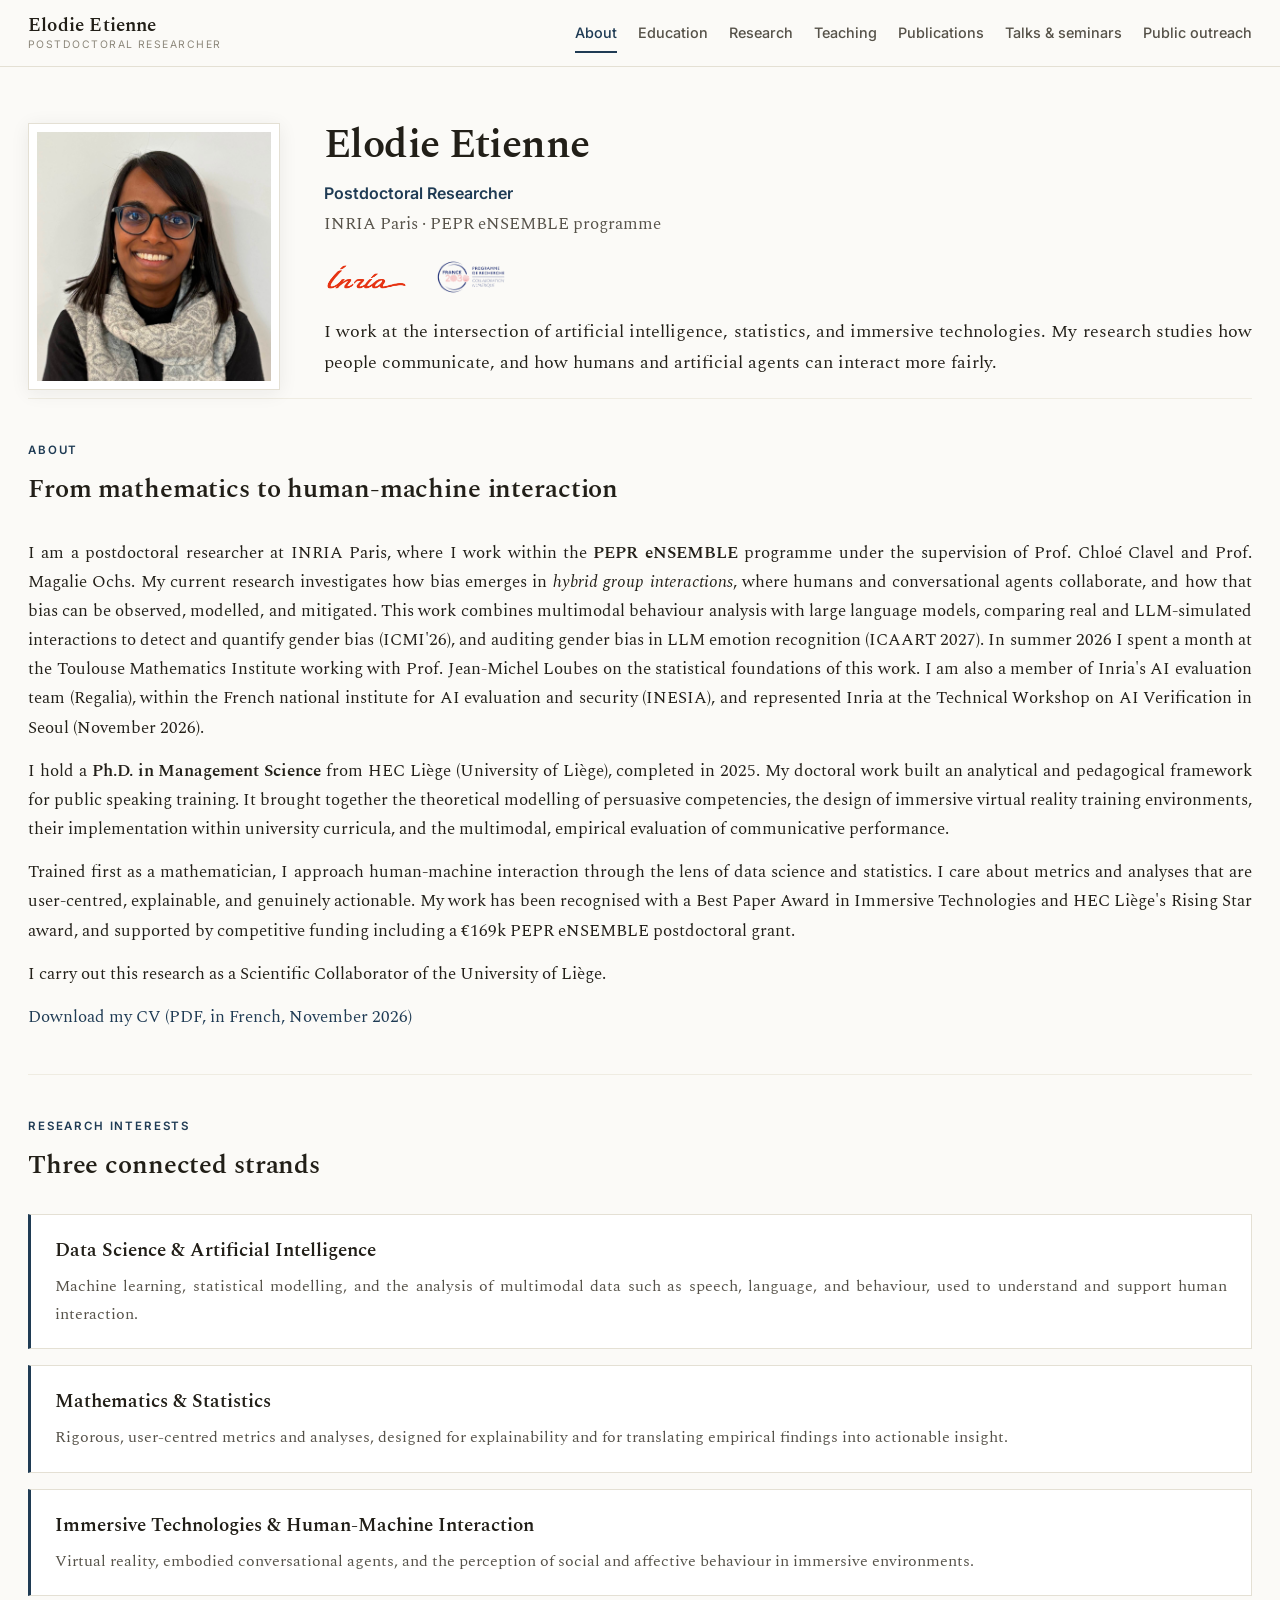
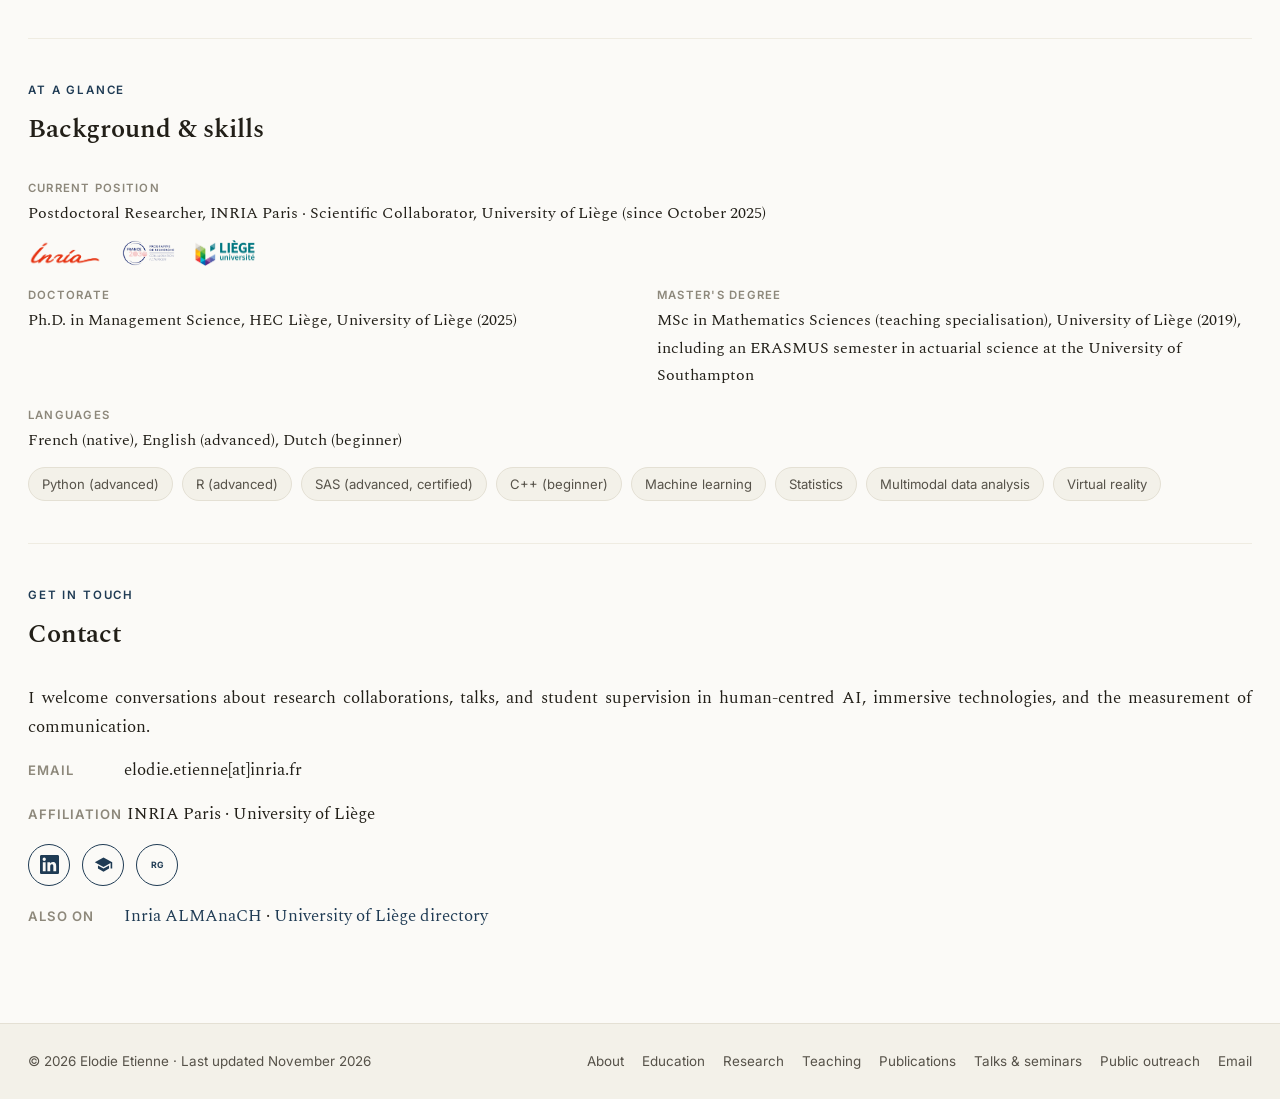
<file: index.html>
<!DOCTYPE html>
<html lang="en">
<head>
<meta charset="UTF-8">
<meta name="viewport" content="width=device-width, initial-scale=1.0">
<title>Elodie Etienne | Postdoctoral Researcher</title>
<meta name="description" content="Elodie Etienne is a postdoctoral researcher at INRIA Paris and Scientific Collaborator at the University of Liège, working at the intersection of artificial intelligence, statistics, and immersive technologies.">
<link rel="icon" href="data:image/svg+xml,%3Csvg xmlns='http://www.w3.org/2000/svg' viewBox='0 0 100 100'%3E%3Crect width='100' height='100' fill='%231f3b54'/%3E%3Ctext x='50' y='69' font-size='50' font-family='Georgia,serif' fill='white' text-anchor='middle'%3EEE%3C/text%3E%3C/svg%3E">
<link rel="preconnect" href="https://fonts.googleapis.com">
<link rel="preconnect" href="https://fonts.gstatic.com" crossorigin>
<link href="https://fonts.googleapis.com/css2?family=Spectral:ital,wght@0,300;0,400;0,500;0,600;1,400;1,500&family=Inter:wght@400;500;600&display=swap" rel="stylesheet">
<link rel="stylesheet" href="style.css">
</head>
<body>

<header class="site-header">
  <div class="nav-inner">
    <a class="brand" href="index.html">
      <span class="brand-name">Elodie Etienne</span>
      <span class="brand-sub">Postdoctoral Researcher</span>
    </a>
    <nav class="main-nav">
      <a href="index.html" class="active">About</a>
      <a href="education.html">Education</a>
      <a href="research.html">Research</a>
      <a href="teaching.html">Teaching</a>
      <a href="publications.html">Publications</a>
      <a href="talks.html">Talks &amp; seminars</a>
      <a href="outreach.html">Public outreach</a>
    </nav>
  </div>
</header>

<main>

  <section class="hero">
    <div class="hero-photo">
      <img src="profile.jpg" alt="Portrait of Elodie Etienne">
    </div>
    <div>
      <h1>Elodie Etienne</h1>
      <div class="role">Postdoctoral Researcher</div>
      <div class="affil">INRIA Paris &middot; PEPR eNSEMBLE programme</div>
      <div class="hero-logos">
        <img class="hero-logo" src="inr_logo_rouge.png" alt="INRIA logo">
        <img class="hero-logo" style="height:44px" src="PEPR_eNSEMBLE.png" alt="PEPR eNSEMBLE (France 2030, Collaboration numérique) logo">
      </div>
      <p class="lede">I work at the intersection of artificial intelligence, statistics, and
        immersive technologies. My research studies how people communicate, and how humans
        and artificial agents can interact more fairly.</p>
    </div>
  </section>

  <section class="section lead-text">
    <div class="section-head">
      <div class="eyebrow">About</div>
      <h2>From mathematics to human-machine interaction</h2>
    </div>
    <p>I am a postdoctoral researcher at INRIA Paris, where I work within the
      <strong>PEPR eNSEMBLE</strong> programme under the supervision of Prof. Chloé Clavel
      and Prof. Magalie Ochs. My current research investigates how bias emerges in
      <em>hybrid group interactions</em>, where humans and conversational agents
      collaborate, and how that bias can be observed, modelled, and mitigated. This work
      combines multimodal behaviour analysis with large language models, comparing real and
      LLM-simulated interactions to detect and quantify gender bias (ICMI'26), and auditing
      gender bias in LLM emotion recognition (ICAART 2027). In summer 2026
      I spent a month at the Toulouse Mathematics Institute working with Prof. Jean-Michel
      Loubes on the statistical foundations of this work. I am also a member of Inria's AI
      evaluation team (Regalia), within the French national institute for AI evaluation and
      security (INESIA), and represented Inria at the Technical Workshop on AI Verification
      in Seoul (November 2026).</p>
    <p>I hold a <strong>Ph.D. in Management Science</strong> from HEC Liège (University of
      Liège), completed in 2025. My doctoral work built an analytical and pedagogical
      framework for public speaking training. It brought together the theoretical modelling
      of persuasive competencies, the design of immersive virtual reality training
      environments, their implementation within university curricula, and the multimodal,
      empirical evaluation of communicative performance.</p>
    <p>Trained first as a mathematician, I approach human-machine interaction through the
      lens of data science and statistics. I care about metrics and analyses that are
      user-centred, explainable, and genuinely actionable. My work has been recognised with
      a Best Paper Award in Immersive Technologies and HEC Liège's Rising Star award, and
      supported by competitive funding including a &euro;169k PEPR eNSEMBLE postdoctoral
      grant.</p>
    <p>I carry out this research as a Scientific Collaborator of the University of Liège.</p>
    <p><a class="doi" href="ETIENNE_Elodie_CV_20261124.pdf" target="_blank" rel="noopener">Download my CV (PDF, in French, November 2026)</a></p>
  </section>

  <section class="section">
    <div class="section-head">
      <div class="eyebrow">Research interests</div>
      <h2>Three connected strands</h2>
    </div>
    <div class="areas">
      <div class="area">
        <h3>Data Science &amp; Artificial Intelligence</h3>
        <p>Machine learning, statistical modelling, and the analysis of multimodal data
          such as speech, language, and behaviour, used to understand and support human
          interaction.</p>
      </div>
      <div class="area">
        <h3>Mathematics &amp; Statistics</h3>
        <p>Rigorous, user-centred metrics and analyses, designed for explainability and for
          translating empirical findings into actionable insight.</p>
      </div>
      <div class="area">
        <h3>Immersive Technologies &amp; Human-Machine Interaction</h3>
        <p>Virtual reality, embodied conversational agents, and the perception of social and
          affective behaviour in immersive environments.</p>
      </div>
    </div>
  </section>

  <section class="section">
    <div class="section-head">
      <div class="eyebrow">At a glance</div>
      <h2>Background &amp; skills</h2>
    </div>
    <div class="facts">
      <div class="fact">
        <div class="k">Current position</div>
        <div class="v">Postdoctoral Researcher, INRIA Paris &middot; Scientific Collaborator, University of Liège (since October 2025)</div>
        <div style="display:flex; gap:16px; align-items:center; margin-top:8px;">
          <img src="inr_logo_rouge.png" alt="INRIA logo" style="height:26px; width:auto">
          <img src="PEPR_eNSEMBLE.png" alt="PEPR eNSEMBLE logo" style="height:34px; width:auto">
          <img src="Uliege.png" alt="University of Liège logo" style="height:26px; width:auto">
        </div>
      </div>
      <div class="fact">
        <div class="k">Doctorate</div>
        <div class="v">Ph.D. in Management Science, HEC Liège, University of Liège (2025)</div>
      </div>
      <div class="fact">
        <div class="k">Master's degree</div>
        <div class="v">MSc in Mathematics Sciences (teaching specialisation), University of Liège (2019), including an ERASMUS semester in actuarial science at the University of Southampton</div>
      </div>
      <div class="fact">
        <div class="k">Languages</div>
        <div class="v">French (native), English (advanced), Dutch (beginner)</div>
      </div>
    </div>
    <div class="chips">
      <span class="chip">Python (advanced)</span>
      <span class="chip">R (advanced)</span>
      <span class="chip">SAS (advanced, certified)</span>
      <span class="chip">C++ (beginner)</span>
      <span class="chip">Machine learning</span>
      <span class="chip">Statistics</span>
      <span class="chip">Multimodal data analysis</span>
      <span class="chip">Virtual reality</span>
    </div>
  </section>

  <section class="section" id="contact">
    <div class="section-head">
      <div class="eyebrow">Get in touch</div>
      <h2>Contact</h2>
    </div>
    <p>I welcome conversations about research collaborations, talks, and student
      supervision in human-centred AI, immersive technologies, and the measurement of
      communication.</p>
    <p class="contact-line"><span class="k">Email</span>
      elodie.etienne[at]inria.fr</p>
    <p class="contact-line"><span class="k">Affiliation</span> INRIA Paris &middot; University of Liège</p>
    <div class="social-row">
      <a class="social-btn" href="https://www.linkedin.com/in/elodie-etienne/" target="_blank" rel="noopener" aria-label="LinkedIn">
        <svg viewBox="0 0 24 24" fill="currentColor" aria-hidden="true"><path d="M20.45 20.45h-3.56v-5.57c0-1.33-.03-3.04-1.85-3.04-1.86 0-2.14 1.45-2.14 2.94v5.67H9.35V9h3.41v1.56h.05c.48-.9 1.63-1.85 3.36-1.85 3.6 0 4.27 2.37 4.27 5.45v6.29zM5.34 7.43a2.06 2.06 0 0 1-2.07-2.07 2.07 2.07 0 1 1 2.07 2.07zm1.78 13.02H3.56V9h3.56v11.45zM22.22 0H1.77C.79 0 0 .77 0 1.73v20.54C0 23.22.79 24 1.77 24h20.45c.98 0 1.78-.78 1.78-1.73V1.73C24 .77 23.2 0 22.22 0z"/></svg>
      </a>
      <a class="social-btn" href="https://scholar.google.com/citations?user=jczQ4csAAAAJ&amp;hl=en" target="_blank" rel="noopener" aria-label="Google Scholar">
        <svg viewBox="0 0 24 24" fill="currentColor" aria-hidden="true"><path d="M12 3 1 9l11 6 9-4.91V17h2V9L12 3zM5 13.18v4L12 21l7-3.82v-4L12 17l-7-3.82z"/></svg>
      </a>
      <a class="social-btn" href="https://www.researchgate.net/profile/Elodie-Etienne-2" target="_blank" rel="noopener" aria-label="ResearchGate">
        <svg viewBox="0 0 24 24" aria-hidden="true"><text x="12" y="16.5" text-anchor="middle" font-family="Inter, sans-serif" font-size="11" font-weight="700" fill="currentColor">RG</text></svg>
      </a>
    </div>
    <p class="contact-line" style="margin-top:16px;"><span class="k">Also on</span>
      <a href="https://almanach.inria.fr/people-fr.html" target="_blank" rel="noopener">Inria ALMAnaCH</a> &middot;
      <a href="https://www.uliege.be/cms/c_9054334/fr/repertoire?uid=u226655" target="_blank" rel="noopener">University of Liège directory</a></p>
  </section>

</main>

<footer class="site-footer">
  <div class="footer-inner">
    <div>&copy; 2026 Elodie Etienne &middot; Last updated November 2026</div>
    <nav class="footer-nav">
      <a href="index.html">About</a>
      <a href="education.html">Education</a>
      <a href="research.html">Research</a>
      <a href="teaching.html">Teaching</a>
      <a href="publications.html">Publications</a>
      <a href="talks.html">Talks &amp; seminars</a>
      <a href="outreach.html">Public outreach</a>
      <a href="index.html#contact">Email</a>
    </nav>
  </div>
</footer>

<script>
(function () {
  var photos = document.querySelectorAll('img.talk-photo, img.event-photo, .figure img, img.ca-avatar, .hero-photo img');
  if (!photos.length) return;
  var box = document.createElement('div');
  box.className = 'lightbox';
  box.setAttribute('role', 'dialog');
  box.setAttribute('aria-label', 'Enlarged photo');
  var big = document.createElement('img');
  box.appendChild(big);
  document.body.appendChild(box);
  function close() { box.classList.remove('open'); }
  box.addEventListener('click', close);
  document.addEventListener('keydown', function (e) { if (e.key === 'Escape') close(); });
  photos.forEach(function (img) {
    img.classList.add('zoomable');
    img.tabIndex = 0;
    img.title = 'Click to enlarge';
    function open() { big.src = img.currentSrc || img.src; big.alt = img.alt; box.classList.add('open'); }
    img.addEventListener('click', open);
    img.addEventListener('keydown', function (e) { if (e.key === 'Enter') open(); });
  });
})();
</script>
</body>
</html>
</file>
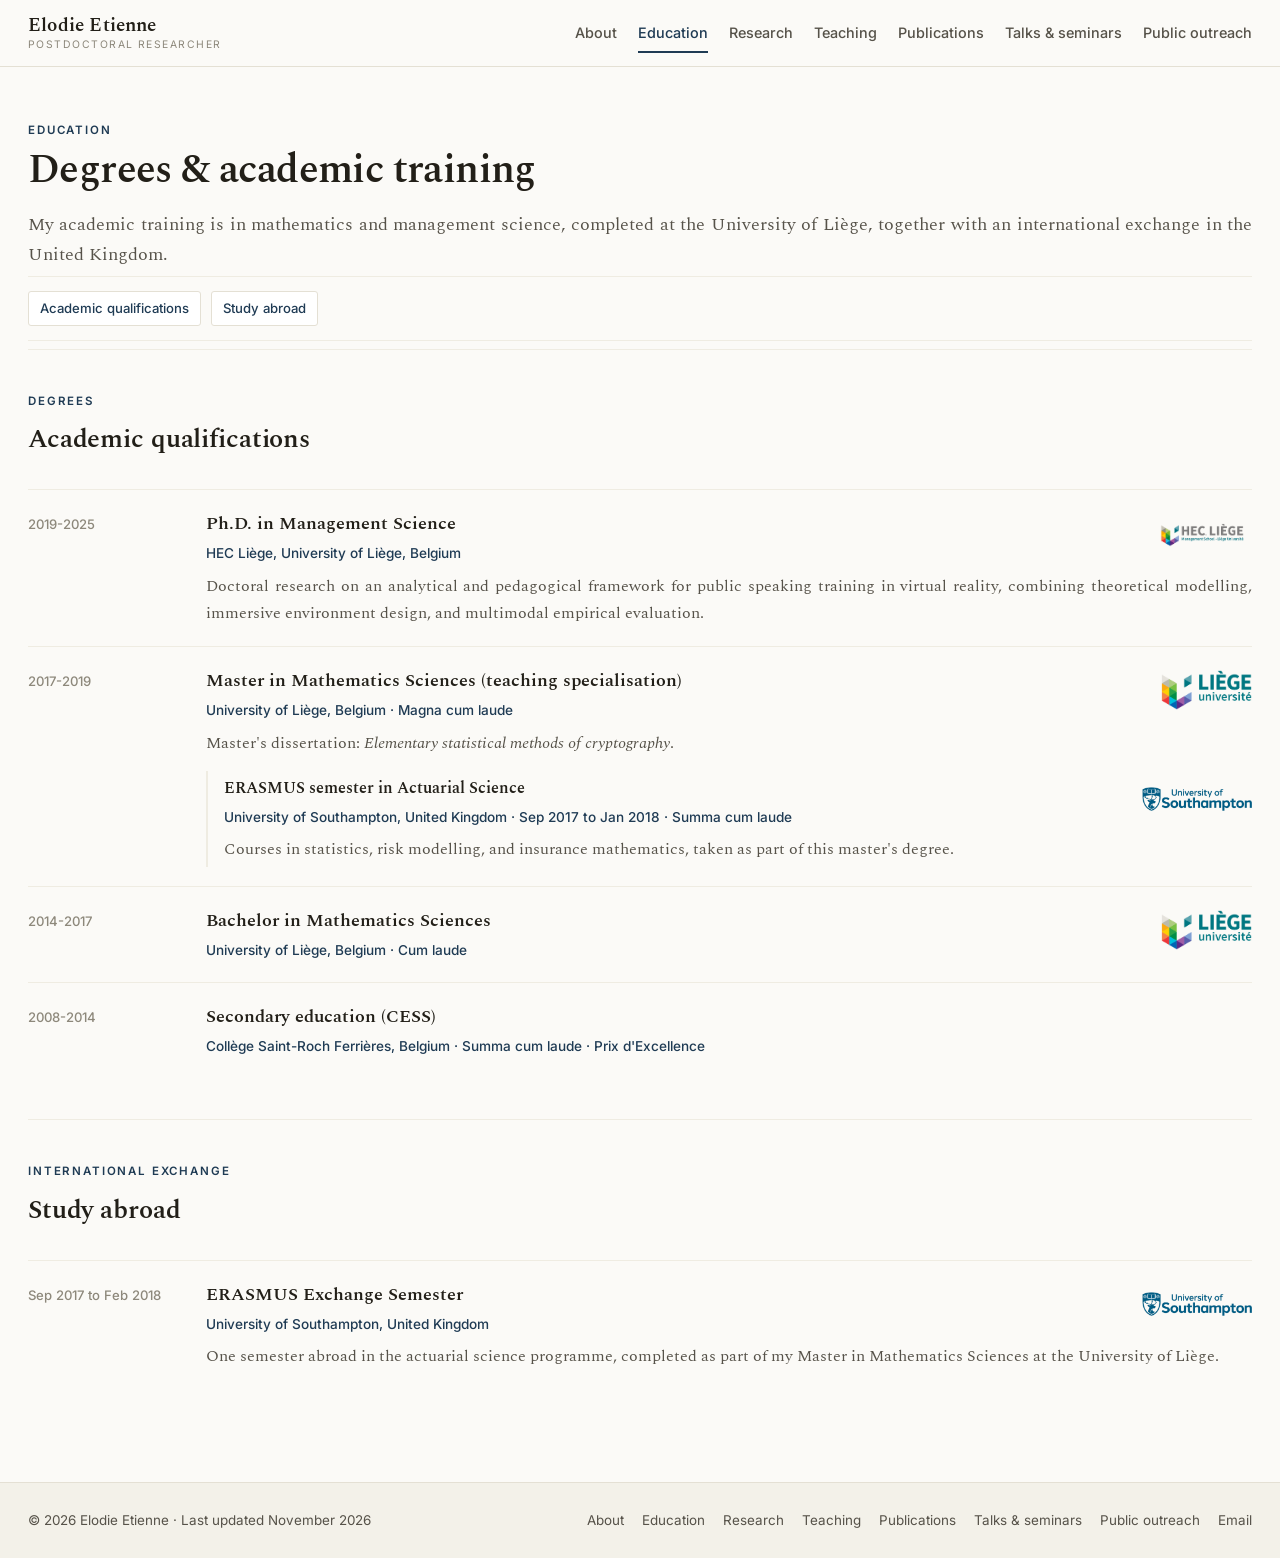
<file: education.html>
<!DOCTYPE html>
<html lang="en">
<head>
<meta charset="UTF-8">
<meta name="viewport" content="width=device-width, initial-scale=1.0">
<title>Education | Elodie Etienne</title>
<meta name="description" content="Academic degrees and training of Elodie Etienne: Ph.D. in Management Science and degrees in mathematics from the University of Liège.">
<link rel="icon" href="data:image/svg+xml,%3Csvg xmlns='http://www.w3.org/2000/svg' viewBox='0 0 100 100'%3E%3Crect width='100' height='100' fill='%231f3b54'/%3E%3Ctext x='50' y='69' font-size='50' font-family='Georgia,serif' fill='white' text-anchor='middle'%3EEE%3C/text%3E%3C/svg%3E">
<link rel="preconnect" href="https://fonts.googleapis.com">
<link rel="preconnect" href="https://fonts.gstatic.com" crossorigin>
<link href="https://fonts.googleapis.com/css2?family=Spectral:ital,wght@0,300;0,400;0,500;0,600;1,400;1,500&family=Inter:wght@400;500;600&display=swap" rel="stylesheet">
<link rel="stylesheet" href="style.css">
</head>
<body>

<header class="site-header">
  <div class="nav-inner">
    <a class="brand" href="index.html">
      <span class="brand-name">Elodie Etienne</span>
      <span class="brand-sub">Postdoctoral Researcher</span>
    </a>
    <nav class="main-nav">
      <a href="index.html">About</a>
      <a href="education.html" class="active">Education</a>
      <a href="research.html">Research</a>
      <a href="teaching.html">Teaching</a>
      <a href="publications.html">Publications</a>
      <a href="talks.html">Talks &amp; seminars</a>
      <a href="outreach.html">Public outreach</a>
    </nav>
  </div>
</header>

<main>

  <div class="page-head">
    <div class="eyebrow">Education</div>
    <h1>Degrees &amp; academic training</h1>
    <p class="intro">My academic training is in mathematics and management science,
      completed at the University of Liège, together with an international exchange in the
      United Kingdom.</p>
  </div>

  <nav class="toc" aria-label="On this page">
    <a href="#academic-qualifications">Academic qualifications</a>
    <a href="#study-abroad">Study abroad</a>
  </nav>

  <section class="section" id="academic-qualifications">
    <div class="section-head">
      <div class="eyebrow">Degrees</div>
      <h2>Academic qualifications</h2>
    </div>

    <div class="entry">
      <div class="when">2019-2025</div>
      <div class="what">
        <img class="inst-logo" src="HEC.png" alt="HEC Liège logo">
        <h3>Ph.D. in Management Science</h3>
        <div class="meta">HEC Li&egrave;ge, University of Li&egrave;ge, Belgium</div>
        <p>Doctoral research on an analytical and pedagogical framework for public speaking
          training in virtual reality, combining theoretical modelling, immersive
          environment design, and multimodal empirical evaluation.</p>
      </div>
    </div>

    <div class="entry">
      <div class="when">2017-2019</div>
      <div class="what">
        <img class="inst-logo" src="Uliege.png" alt="University of Liège logo">
        <h3>Master in Mathematics Sciences (teaching specialisation)</h3>
        <div class="meta">University of Li&egrave;ge, Belgium &middot; Magna cum laude</div>
        <p>Master's dissertation: <em>Elementary statistical methods of cryptography</em>.</p>
        <div class="sub-entry">
          <img class="inst-logo" src="Southampton.png" alt="University of Southampton logo">
          <h4>ERASMUS semester in Actuarial Science</h4>
          <div class="meta">University of Southampton, United Kingdom &middot; Sep 2017 to Jan 2018 &middot; Summa cum laude</div>
          <p>Courses in statistics, risk modelling, and insurance mathematics, taken as part of
            this master's degree.</p>
        </div>
      </div>
    </div>

    <div class="entry">
      <div class="when">2014-2017</div>
      <div class="what">
        <img class="inst-logo" src="Uliege.png" alt="University of Liège logo">
        <h3>Bachelor in Mathematics Sciences</h3>
        <div class="meta">University of Li&egrave;ge, Belgium &middot; Cum laude</div>
      </div>
    </div>

    <div class="entry">
      <div class="when">2008-2014</div>
      <div class="what">
        <h3>Secondary education (CESS)</h3>
        <div class="meta">Coll&egrave;ge Saint-Roch Ferri&egrave;res, Belgium &middot; Summa cum laude &middot; Prix d'Excellence</div>
      </div>
    </div>
  </section>

  <section class="section" id="study-abroad">
    <div class="section-head">
      <div class="eyebrow">International exchange</div>
      <h2>Study abroad</h2>
    </div>
    <div class="entry">
      <div class="when">Sep 2017 to Feb 2018</div>
      <div class="what">
        <img class="inst-logo" src="Southampton.png" alt="University of Southampton logo">
        <h3>ERASMUS Exchange Semester</h3>
        <div class="meta">University of Southampton, United Kingdom</div>
        <p>One semester abroad in the actuarial science programme, completed as part of my
          Master in Mathematics Sciences at the University of Li&egrave;ge.</p>
      </div>
    </div>
  </section>

</main>

<footer class="site-footer">
  <div class="footer-inner">
    <div>&copy; 2026 Elodie Etienne &middot; Last updated November 2026</div>
    <nav class="footer-nav">
      <a href="index.html">About</a>
      <a href="education.html">Education</a>
      <a href="research.html">Research</a>
      <a href="teaching.html">Teaching</a>
      <a href="publications.html">Publications</a>
      <a href="talks.html">Talks &amp; seminars</a>
      <a href="outreach.html">Public outreach</a>
      <a href="index.html#contact">Email</a>
    </nav>
  </div>
</footer>

<script>
(function () {
  var photos = document.querySelectorAll('img.talk-photo, img.event-photo, .figure img, img.ca-avatar, .hero-photo img');
  if (!photos.length) return;
  var box = document.createElement('div');
  box.className = 'lightbox';
  box.setAttribute('role', 'dialog');
  box.setAttribute('aria-label', 'Enlarged photo');
  var big = document.createElement('img');
  box.appendChild(big);
  document.body.appendChild(box);
  function close() { box.classList.remove('open'); }
  box.addEventListener('click', close);
  document.addEventListener('keydown', function (e) { if (e.key === 'Escape') close(); });
  photos.forEach(function (img) {
    img.classList.add('zoomable');
    img.tabIndex = 0;
    img.title = 'Click to enlarge';
    function open() { big.src = img.currentSrc || img.src; big.alt = img.alt; box.classList.add('open'); }
    img.addEventListener('click', open);
    img.addEventListener('keydown', function (e) { if (e.key === 'Enter') open(); });
  });
})();
</script>
</body>
</html>
</file>
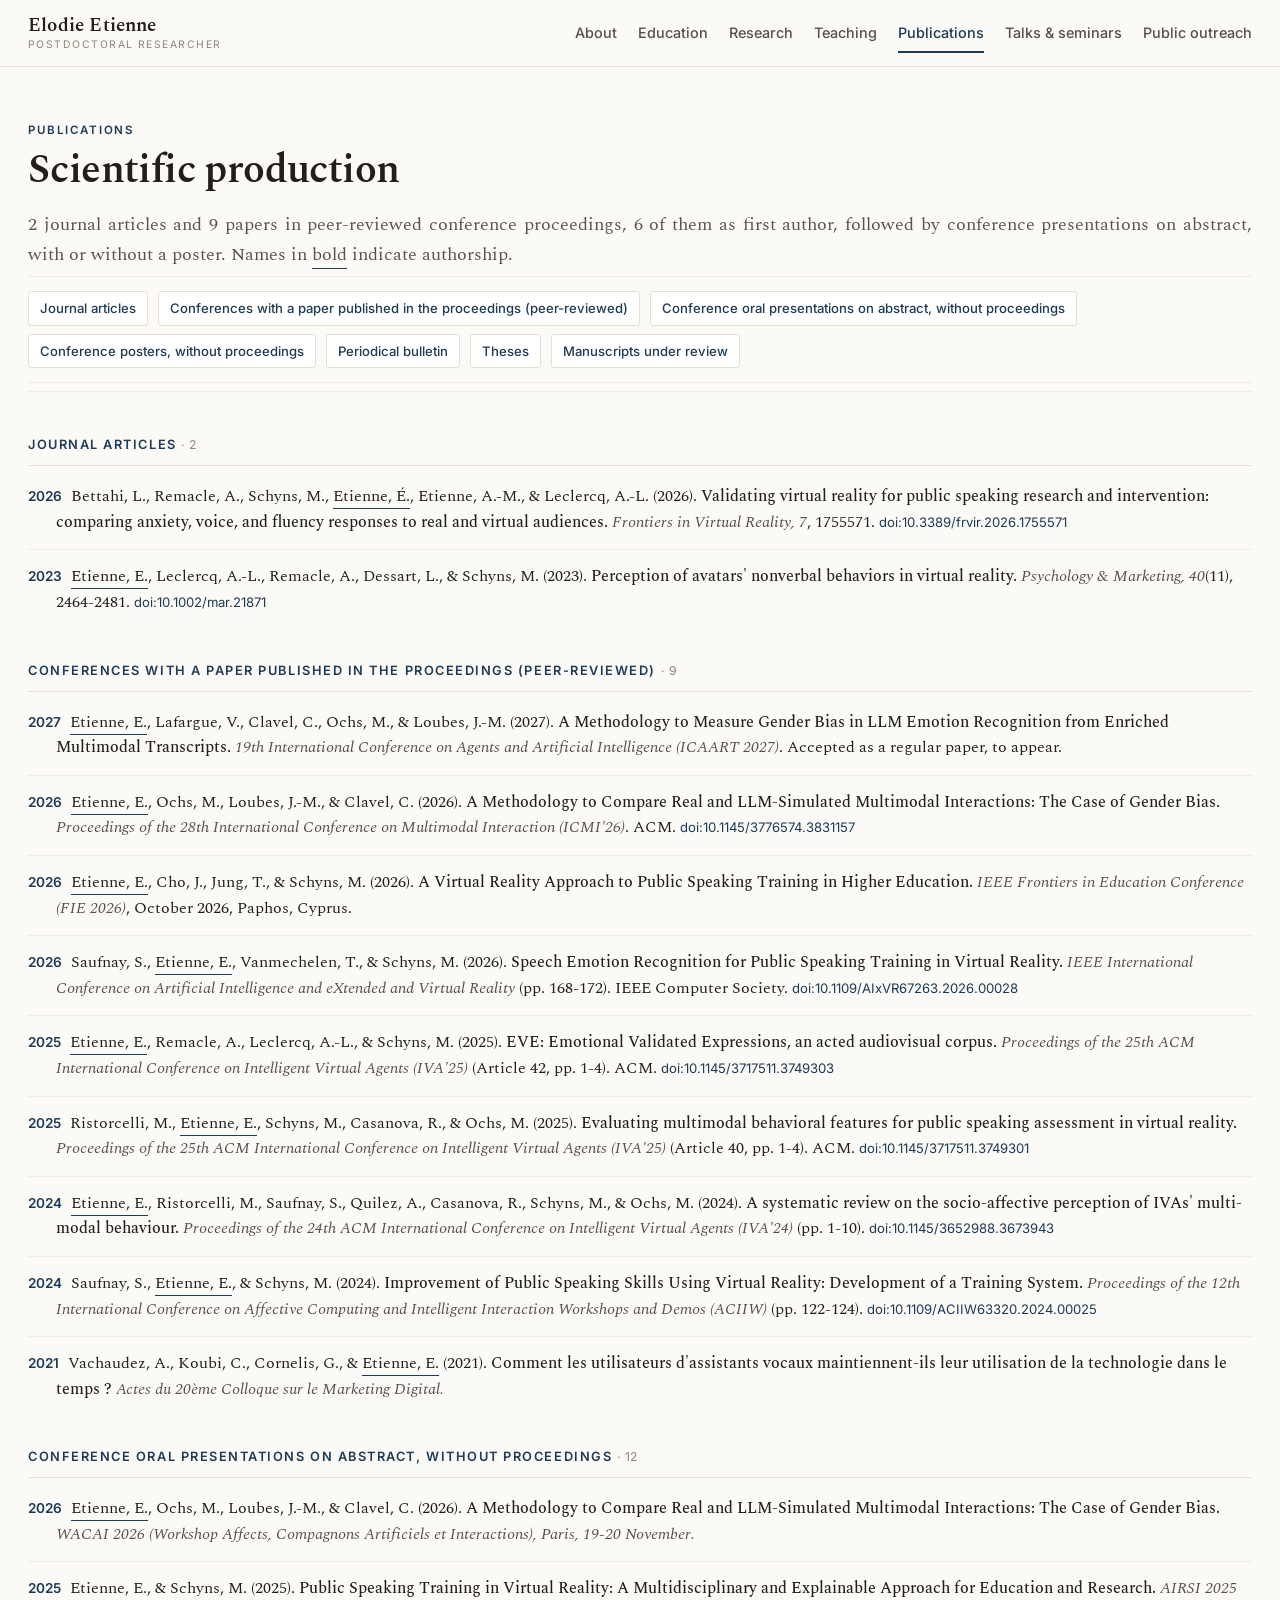
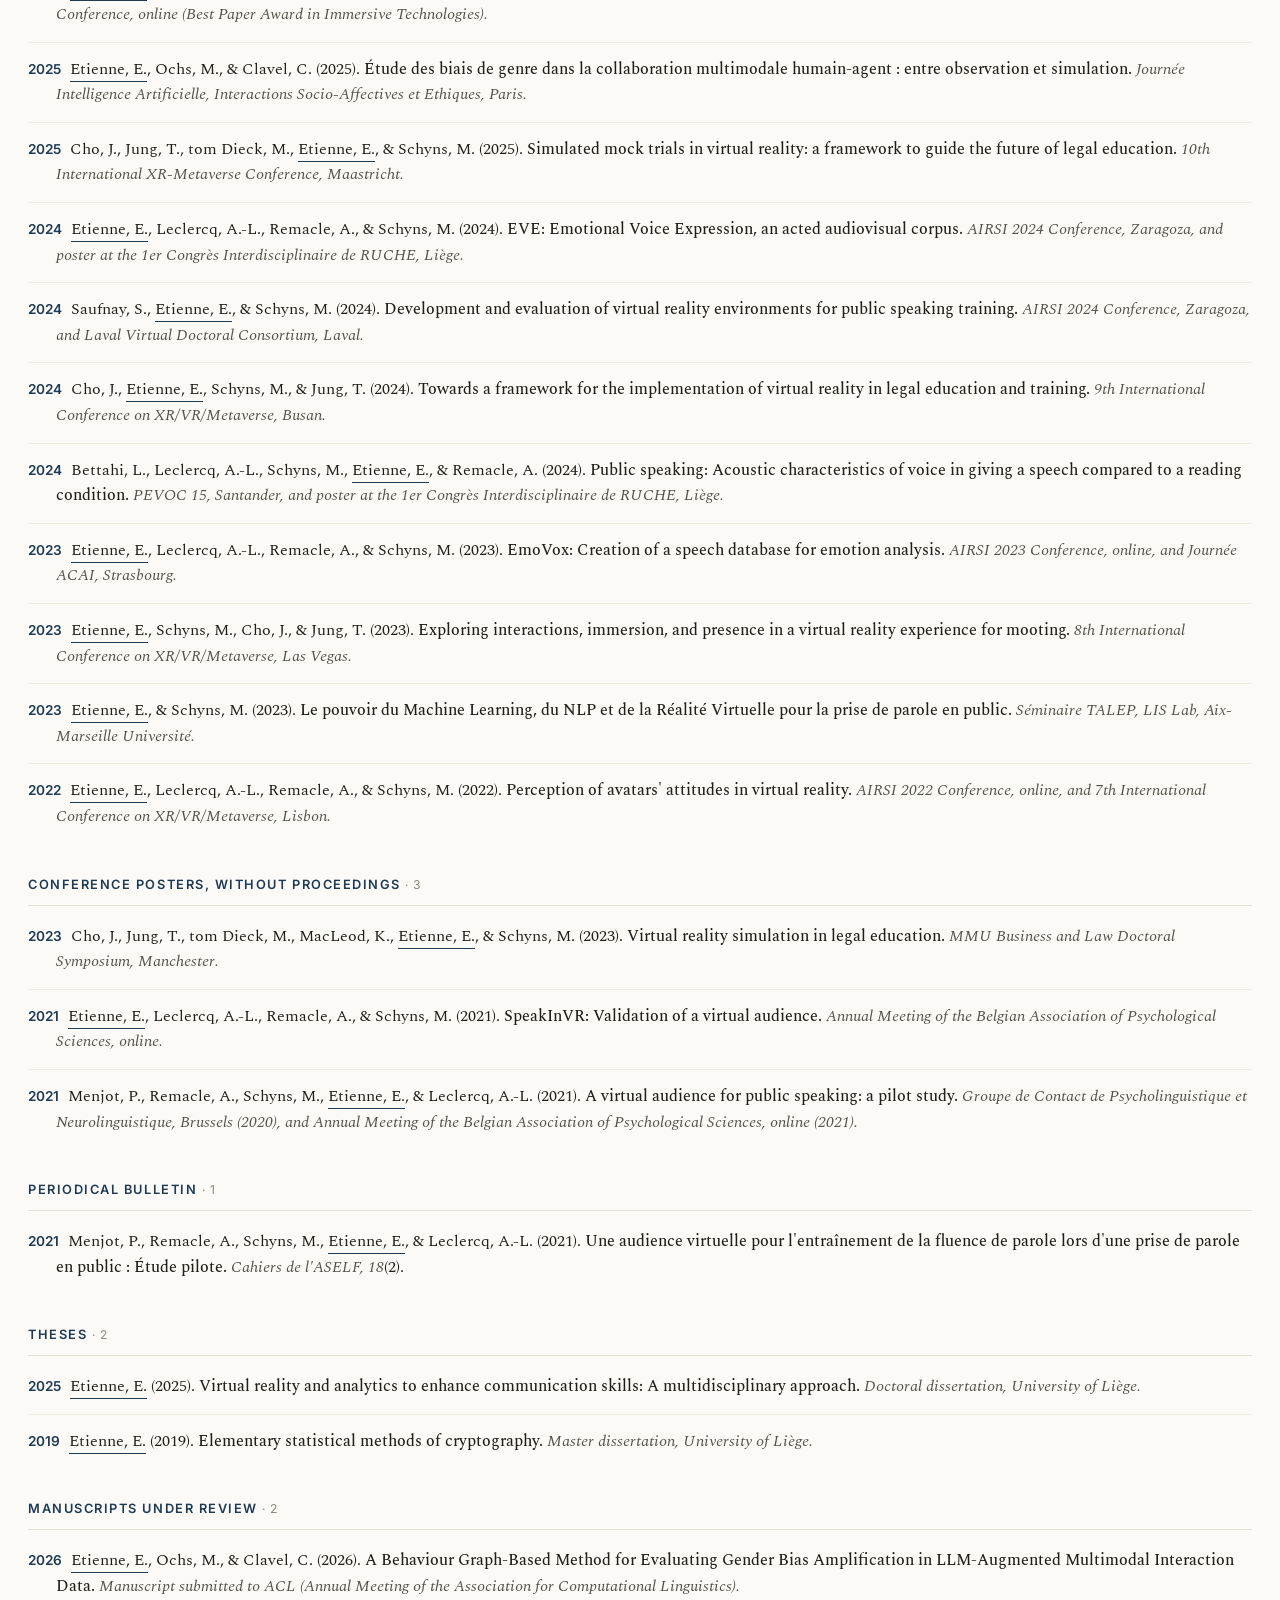
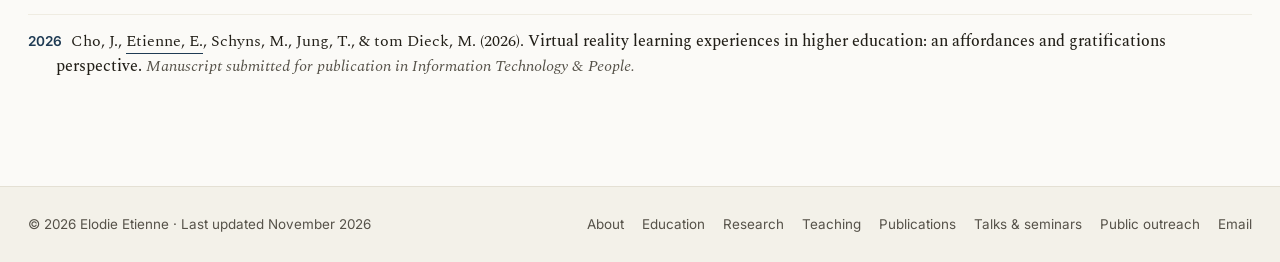
<file: publications.html>
<!DOCTYPE html>
<html lang="en">
<head>
<meta charset="UTF-8">
<meta name="viewport" content="width=device-width, initial-scale=1.0">
<title>Publications | Elodie Etienne</title>
<meta name="description" content="Publications by Elodie Etienne: journal articles, peer-reviewed conference proceedings, theses, and manuscripts under review.">
<link rel="icon" href="data:image/svg+xml,%3Csvg xmlns='http://www.w3.org/2000/svg' viewBox='0 0 100 100'%3E%3Crect width='100' height='100' fill='%231f3b54'/%3E%3Ctext x='50' y='69' font-size='50' font-family='Georgia,serif' fill='white' text-anchor='middle'%3EEE%3C/text%3E%3C/svg%3E">
<link rel="preconnect" href="https://fonts.googleapis.com">
<link rel="preconnect" href="https://fonts.gstatic.com" crossorigin>
<link href="https://fonts.googleapis.com/css2?family=Spectral:ital,wght@0,300;0,400;0,500;0,600;1,400;1,500&family=Inter:wght@400;500;600&display=swap" rel="stylesheet">
<link rel="stylesheet" href="style.css">
</head>
<body>

<header class="site-header">
  <div class="nav-inner">
    <a class="brand" href="index.html">
      <span class="brand-name">Elodie Etienne</span>
      <span class="brand-sub">Postdoctoral Researcher</span>
    </a>
    <nav class="main-nav">
      <a href="index.html">About</a>
      <a href="education.html">Education</a>
      <a href="research.html">Research</a>
      <a href="teaching.html">Teaching</a>
      <a href="publications.html" class="active">Publications</a>
      <a href="talks.html">Talks &amp; seminars</a>
      <a href="outreach.html">Public outreach</a>
    </nav>
  </div>
</header>

<main>

  <div class="page-head">
    <div class="eyebrow">Publications</div>
    <h1>Scientific production</h1>
    <p class="intro">2 journal articles and 9 papers in peer-reviewed conference proceedings,
      6 of them as first author, followed by conference presentations on abstract, with or
      without a poster. Names in
      <span class="you">bold</span> indicate authorship.</p>
  </div>

  <nav class="toc" aria-label="On this page">
    <a href="#journal-articles">Journal articles</a>
    <a href="#conferences-with-a-paper-published-in-th">Conferences with a paper published in the proceedings (peer-reviewed)</a>
    <a href="#conference-oral-presentations-on-abstrac">Conference oral presentations on abstract, without proceedings</a>
    <a href="#conference-posters-without-proceedings">Conference posters, without proceedings</a>
    <a href="#periodical-bulletin">Periodical bulletin</a>
    <a href="#theses">Theses</a>
    <a href="#manuscripts-under-review">Manuscripts under review</a>
  </nav>

  <section class="section">

    <div class="pub-group" id="journal-articles">
      <h3>Journal articles <span class="pub-count">&middot; 2</span></h3>
      <div class="pub">
        <span class="yr">2026</span>Bettahi, L., Remacle, A., Schyns, M., <span class="you">Etienne, &Eacute;.</span>, Etienne, A.-M., &amp; Leclercq, A.-L. (2026).
        <span class="ptitle">Validating virtual reality for public speaking research and intervention: comparing anxiety, voice, and fluency responses to real and virtual audiences.</span>
        <span class="venue">Frontiers in Virtual Reality, 7</span>, 1755571.
        <a class="doi" href="https://doi.org/10.3389/frvir.2026.1755571" target="_blank" rel="noopener">doi:10.3389/frvir.2026.1755571</a>
      </div>
      <div class="pub">
        <span class="yr">2023</span><span class="you">Etienne, E.</span>, Leclercq, A.-L., Remacle, A., Dessart, L., &amp; Schyns, M. (2023).
        <span class="ptitle">Perception of avatars' nonverbal behaviors in virtual reality.</span>
        <span class="venue">Psychology &amp; Marketing, 40</span>(11), 2464-2481.
        <a class="doi" href="https://doi.org/10.1002/mar.21871" target="_blank" rel="noopener">doi:10.1002/mar.21871</a>
      </div>
    </div>

    <div class="pub-group" id="conferences-with-a-paper-published-in-th">
      <h3>Conferences with a paper published in the proceedings (peer-reviewed) <span class="pub-count">&middot; 9</span></h3>
      <div class="pub">
        <span class="yr">2027</span><span class="you">Etienne, E.</span>, Lafargue, V., Clavel, C., Ochs, M., &amp; Loubes, J.-M. (2027).
        <span class="ptitle">A Methodology to Measure Gender Bias in LLM Emotion Recognition from Enriched Multimodal Transcripts.</span>
        <span class="venue">19th International Conference on Agents and Artificial Intelligence (ICAART 2027)</span>. Accepted as a regular paper, to appear.
      </div>
      <div class="pub">
        <span class="yr">2026</span><span class="you">Etienne, E.</span>, Ochs, M., Loubes, J.-M., &amp; Clavel, C. (2026).
        <span class="ptitle">A Methodology to Compare Real and LLM-Simulated Multimodal Interactions: The Case of Gender Bias.</span>
        <span class="venue">Proceedings of the 28th International Conference on Multimodal Interaction (ICMI'26)</span>. ACM.
        <a class="doi" href="https://doi.org/10.1145/3776574.3831157" target="_blank" rel="noopener">doi:10.1145/3776574.3831157</a>
      </div>
      <div class="pub">
        <span class="yr">2026</span><span class="you">Etienne, E.</span>, Cho, J., Jung, T., &amp; Schyns, M. (2026).
        <span class="ptitle">A Virtual Reality Approach to Public Speaking Training in Higher Education.</span>
        <span class="venue">IEEE Frontiers in Education Conference (FIE 2026)</span>, October 2026, Paphos, Cyprus.
      </div>
      <div class="pub">
        <span class="yr">2026</span>Saufnay, S., <span class="you">Etienne, E.</span>, Vanmechelen, T., &amp; Schyns, M. (2026).
        <span class="ptitle">Speech Emotion Recognition for Public Speaking Training in Virtual Reality.</span>
        <span class="venue">IEEE International Conference on Artificial Intelligence and eXtended and Virtual Reality</span> (pp. 168-172). IEEE Computer Society.
        <a class="doi" href="https://doi.org/10.1109/AIxVR67263.2026.00028" target="_blank" rel="noopener">doi:10.1109/AIxVR67263.2026.00028</a>
      </div>
      <div class="pub">
        <span class="yr">2025</span><span class="you">Etienne, E.</span>, Remacle, A., Leclercq, A.-L., &amp; Schyns, M. (2025).
        <span class="ptitle">EVE: Emotional Validated Expressions, an acted audiovisual corpus.</span>
        <span class="venue">Proceedings of the 25th ACM International Conference on Intelligent Virtual Agents (IVA'25)</span> (Article 42, pp. 1-4). ACM.
        <a class="doi" href="https://doi.org/10.1145/3717511.3749303" target="_blank" rel="noopener">doi:10.1145/3717511.3749303</a>
      </div>
      <div class="pub">
        <span class="yr">2025</span>Ristorcelli, M., <span class="you">Etienne, E.</span>, Schyns, M., Casanova, R., &amp; Ochs, M. (2025).
        <span class="ptitle">Evaluating multimodal behavioral features for public speaking assessment in virtual reality.</span>
        <span class="venue">Proceedings of the 25th ACM International Conference on Intelligent Virtual Agents (IVA'25)</span> (Article 40, pp. 1-4). ACM.
        <a class="doi" href="https://doi.org/10.1145/3717511.3749301" target="_blank" rel="noopener">doi:10.1145/3717511.3749301</a>
      </div>
      <div class="pub">
        <span class="yr">2024</span><span class="you">Etienne, E.</span>, Ristorcelli, M., Saufnay, S., Quilez, A., Casanova, R., Schyns, M., &amp; Ochs, M. (2024).
        <span class="ptitle">A systematic review on the socio-affective perception of IVAs' multi-modal behaviour.</span>
        <span class="venue">Proceedings of the 24th ACM International Conference on Intelligent Virtual Agents (IVA'24)</span> (pp. 1-10).
        <a class="doi" href="https://doi.org/10.1145/3652988.3673943" target="_blank" rel="noopener">doi:10.1145/3652988.3673943</a>
      </div>
      <div class="pub">
        <span class="yr">2024</span>Saufnay, S., <span class="you">Etienne, E.</span>, &amp; Schyns, M. (2024).
        <span class="ptitle">Improvement of Public Speaking Skills Using Virtual Reality: Development of a Training System.</span>
        <span class="venue">Proceedings of the 12th International Conference on Affective Computing and Intelligent Interaction Workshops and Demos (ACIIW)</span> (pp. 122-124).
        <a class="doi" href="https://doi.org/10.1109/ACIIW63320.2024.00025" target="_blank" rel="noopener">doi:10.1109/ACIIW63320.2024.00025</a>
      </div>
      <div class="pub">
        <span class="yr">2021</span>Vachaudez, A., Koubi, C., Cornelis, G., &amp; <span class="you">Etienne, E.</span> (2021).
        <span class="ptitle">Comment les utilisateurs d'assistants vocaux maintiennent-ils leur utilisation de la technologie dans le temps&nbsp;?</span>
        <span class="venue">Actes du 20&egrave;me Colloque sur le Marketing Digital.</span>
      </div>
    </div>

    <div class="pub-group" id="conference-oral-presentations-on-abstrac">
      <h3>Conference oral presentations on abstract, without proceedings <span class="pub-count">&middot; 12</span></h3>
      <div class="pub">
        <span class="yr">2026</span><span class="you">Etienne, E.</span>, Ochs, M., Loubes, J.-M., &amp; Clavel, C. (2026).
        <span class="ptitle">A Methodology to Compare Real and LLM-Simulated Multimodal Interactions: The Case of Gender Bias.</span>
        <span class="venue">WACAI 2026 (Workshop Affects, Compagnons Artificiels et Interactions), Paris, 19-20 November.</span>
      </div>
      <div class="pub">
        <span class="yr">2025</span><span class="you">Etienne, E.</span>, &amp; Schyns, M. (2025).
        <span class="ptitle">Public Speaking Training in Virtual Reality: A Multidisciplinary and Explainable Approach for Education and Research.</span>
        <span class="venue">AIRSI 2025 Conference, online (Best Paper Award in Immersive Technologies).</span>
      </div>
      <div class="pub">
        <span class="yr">2025</span><span class="you">Etienne, E.</span>, Ochs, M., &amp; Clavel, C. (2025).
        <span class="ptitle">Étude des biais de genre dans la collaboration multimodale humain-agent : entre observation et simulation.</span>
        <span class="venue">Journée Intelligence Artificielle, Interactions Socio-Affectives et Ethiques, Paris.</span>
      </div>
      <div class="pub">
        <span class="yr">2025</span>Cho, J., Jung, T., tom Dieck, M., <span class="you">Etienne, E.</span>, &amp; Schyns, M. (2025).
        <span class="ptitle">Simulated mock trials in virtual reality: a framework to guide the future of legal education.</span>
        <span class="venue">10th International XR-Metaverse Conference, Maastricht.</span>
      </div>
      <div class="pub">
        <span class="yr">2024</span><span class="you">Etienne, E.</span>, Leclercq, A.-L., Remacle, A., &amp; Schyns, M. (2024).
        <span class="ptitle">EVE: Emotional Voice Expression, an acted audiovisual corpus.</span>
        <span class="venue">AIRSI 2024 Conference, Zaragoza, and poster at the 1er Congrès Interdisciplinaire de RUCHE, Liège.</span>
      </div>
      <div class="pub">
        <span class="yr">2024</span>Saufnay, S., <span class="you">Etienne, E.</span>, &amp; Schyns, M. (2024).
        <span class="ptitle">Development and evaluation of virtual reality environments for public speaking training.</span>
        <span class="venue">AIRSI 2024 Conference, Zaragoza, and Laval Virtual Doctoral Consortium, Laval.</span>
      </div>
      <div class="pub">
        <span class="yr">2024</span>Cho, J., <span class="you">Etienne, E.</span>, Schyns, M., &amp; Jung, T. (2024).
        <span class="ptitle">Towards a framework for the implementation of virtual reality in legal education and training.</span>
        <span class="venue">9th International Conference on XR/VR/Metaverse, Busan.</span>
      </div>
      <div class="pub">
        <span class="yr">2024</span>Bettahi, L., Leclercq, A.-L., Schyns, M., <span class="you">Etienne, E.</span>, &amp; Remacle, A. (2024).
        <span class="ptitle">Public speaking: Acoustic characteristics of voice in giving a speech compared to a reading condition.</span>
        <span class="venue">PEVOC 15, Santander, and poster at the 1er Congrès Interdisciplinaire de RUCHE, Liège.</span>
      </div>
      <div class="pub">
        <span class="yr">2023</span><span class="you">Etienne, E.</span>, Leclercq, A.-L., Remacle, A., &amp; Schyns, M. (2023).
        <span class="ptitle">EmoVox: Creation of a speech database for emotion analysis.</span>
        <span class="venue">AIRSI 2023 Conference, online, and Journée ACAI, Strasbourg.</span>
      </div>
      <div class="pub">
        <span class="yr">2023</span><span class="you">Etienne, E.</span>, Schyns, M., Cho, J., &amp; Jung, T. (2023).
        <span class="ptitle">Exploring interactions, immersion, and presence in a virtual reality experience for mooting.</span>
        <span class="venue">8th International Conference on XR/VR/Metaverse, Las Vegas.</span>
      </div>
      <div class="pub">
        <span class="yr">2023</span><span class="you">Etienne, E.</span>, &amp; Schyns, M. (2023).
        <span class="ptitle">Le pouvoir du Machine Learning, du NLP et de la Réalité Virtuelle pour la prise de parole en public.</span>
        <span class="venue">Séminaire TALEP, LIS Lab, Aix-Marseille Université.</span>
      </div>
      <div class="pub">
        <span class="yr">2022</span><span class="you">Etienne, E.</span>, Leclercq, A.-L., Remacle, A., &amp; Schyns, M. (2022).
        <span class="ptitle">Perception of avatars' attitudes in virtual reality.</span>
        <span class="venue">AIRSI 2022 Conference, online, and 7th International Conference on XR/VR/Metaverse, Lisbon.</span>
      </div>
    </div>

    <div class="pub-group" id="conference-posters-without-proceedings">
      <h3>Conference posters, without proceedings <span class="pub-count">&middot; 3</span></h3>
      <div class="pub">
        <span class="yr">2023</span>Cho, J., Jung, T., tom Dieck, M., MacLeod, K., <span class="you">Etienne, E.</span>, &amp; Schyns, M. (2023).
        <span class="ptitle">Virtual reality simulation in legal education.</span>
        <span class="venue">MMU Business and Law Doctoral Symposium, Manchester.</span>
      </div>
      <div class="pub">
        <span class="yr">2021</span><span class="you">Etienne, E.</span>, Leclercq, A.-L., Remacle, A., &amp; Schyns, M. (2021).
        <span class="ptitle">SpeakInVR: Validation of a virtual audience.</span>
        <span class="venue">Annual Meeting of the Belgian Association of Psychological Sciences, online.</span>
      </div>
      <div class="pub">
        <span class="yr">2021</span>Menjot, P., Remacle, A., Schyns, M., <span class="you">Etienne, E.</span>, &amp; Leclercq, A.-L. (2021).
        <span class="ptitle">A virtual audience for public speaking: a pilot study.</span>
        <span class="venue">Groupe de Contact de Psycholinguistique et Neurolinguistique, Brussels (2020), and Annual Meeting of the Belgian Association of Psychological Sciences, online (2021).</span>
      </div>
    </div>

    <div class="pub-group" id="periodical-bulletin">
      <h3>Periodical bulletin <span class="pub-count">&middot; 1</span></h3>
      <div class="pub">
        <span class="yr">2021</span>Menjot, P., Remacle, A., Schyns, M., <span class="you">Etienne, E.</span>, &amp; Leclercq, A.-L. (2021).
        <span class="ptitle">Une audience virtuelle pour l'entra&icirc;nement de la fluence de parole lors d'une prise de parole en public&nbsp;: &Eacute;tude pilote.</span>
        <span class="venue">Cahiers de l'ASELF, 18</span>(2).
      </div>
    </div>

    <div class="pub-group" id="theses">
      <h3>Theses <span class="pub-count">&middot; 2</span></h3>
      <div class="pub">
        <span class="yr">2025</span><span class="you">Etienne, E.</span> (2025).
        <span class="ptitle">Virtual reality and analytics to enhance communication skills: A multidisciplinary approach.</span>
        <span class="venue">Doctoral dissertation, University of Li&egrave;ge.</span>
      </div>
      <div class="pub">
        <span class="yr">2019</span><span class="you">Etienne, E.</span> (2019).
        <span class="ptitle">Elementary statistical methods of cryptography.</span>
        <span class="venue">Master dissertation, University of Li&egrave;ge.</span>
      </div>
    </div>

    <div class="pub-group" id="manuscripts-under-review">
      <h3>Manuscripts under review <span class="pub-count">&middot; 2</span></h3>
      <div class="pub">
        <span class="yr">2026</span><span class="you">Etienne, E.</span>, Ochs, M., &amp; Clavel, C. (2026).
        <span class="ptitle">A Behaviour Graph-Based Method for Evaluating Gender Bias Amplification in LLM-Augmented Multimodal Interaction Data.</span>
        <span class="venue">Manuscript submitted to ACL (Annual Meeting of the Association for Computational Linguistics).</span>
      </div>
      <div class="pub">
        <span class="yr">2026</span>Cho, J., <span class="you">Etienne, E.</span>, Schyns, M., Jung, T., &amp; tom Dieck, M. (2026).
        <span class="ptitle">Virtual reality learning experiences in higher education: an affordances and gratifications perspective.</span>
        <span class="venue">Manuscript submitted for publication in Information Technology &amp; People.</span>
      </div>
    </div>

  </section>


</main>

<footer class="site-footer">
  <div class="footer-inner">
    <div>&copy; 2026 Elodie Etienne &middot; Last updated November 2026</div>
    <nav class="footer-nav">
      <a href="index.html">About</a>
      <a href="education.html">Education</a>
      <a href="research.html">Research</a>
      <a href="teaching.html">Teaching</a>
      <a href="publications.html">Publications</a>
      <a href="talks.html">Talks &amp; seminars</a>
      <a href="outreach.html">Public outreach</a>
      <a href="index.html#contact">Email</a>
    </nav>
  </div>
</footer>

<script>
(function () {
  var photos = document.querySelectorAll('img.talk-photo, img.event-photo, .figure img, img.ca-avatar, .hero-photo img');
  if (!photos.length) return;
  var box = document.createElement('div');
  box.className = 'lightbox';
  box.setAttribute('role', 'dialog');
  box.setAttribute('aria-label', 'Enlarged photo');
  var big = document.createElement('img');
  box.appendChild(big);
  document.body.appendChild(box);
  function close() { box.classList.remove('open'); }
  box.addEventListener('click', close);
  document.addEventListener('keydown', function (e) { if (e.key === 'Escape') close(); });
  photos.forEach(function (img) {
    img.classList.add('zoomable');
    img.tabIndex = 0;
    img.title = 'Click to enlarge';
    function open() { big.src = img.currentSrc || img.src; big.alt = img.alt; box.classList.add('open'); }
    img.addEventListener('click', open);
    img.addEventListener('keydown', function (e) { if (e.key === 'Enter') open(); });
  });
})();
</script>
</body>
</html>
</file>
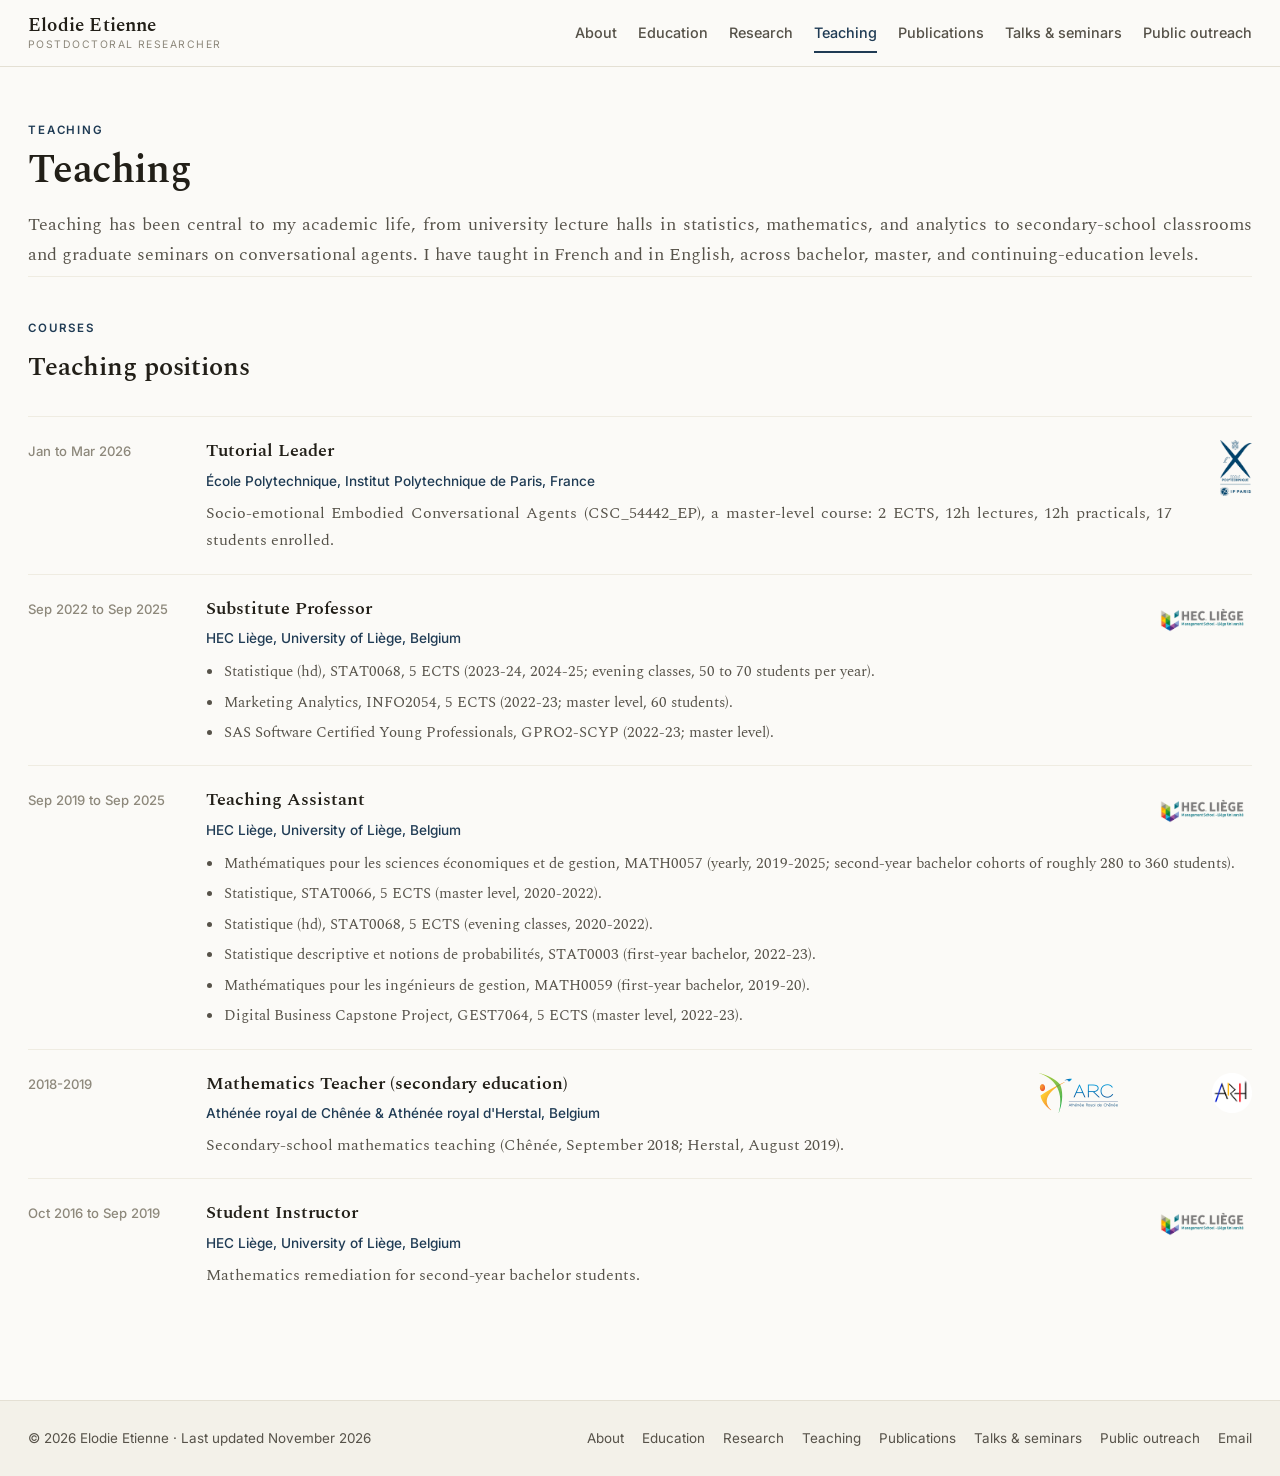
<file: teaching.html>
<!DOCTYPE html>
<html lang="en">
<head>
<meta charset="UTF-8">
<meta name="viewport" content="width=device-width, initial-scale=1.0">
<title>Teaching | Elodie Etienne</title>
<meta name="description" content="Teaching positions and institutional service of Elodie Etienne, postdoctoral researcher at INRIA Paris.">
<link rel="icon" href="data:image/svg+xml,%3Csvg xmlns='http://www.w3.org/2000/svg' viewBox='0 0 100 100'%3E%3Crect width='100' height='100' fill='%231f3b54'/%3E%3Ctext x='50' y='69' font-size='50' font-family='Georgia,serif' fill='white' text-anchor='middle'%3EEE%3C/text%3E%3C/svg%3E">
<link rel="preconnect" href="https://fonts.googleapis.com">
<link rel="preconnect" href="https://fonts.gstatic.com" crossorigin>
<link href="https://fonts.googleapis.com/css2?family=Spectral:ital,wght@0,300;0,400;0,500;0,600;1,400;1,500&family=Inter:wght@400;500;600&display=swap" rel="stylesheet">
<link rel="stylesheet" href="style.css">
</head>
<body>

<header class="site-header">
  <div class="nav-inner">
    <a class="brand" href="index.html">
      <span class="brand-name">Elodie Etienne</span>
      <span class="brand-sub">Postdoctoral Researcher</span>
    </a>
    <nav class="main-nav">
      <a href="index.html">About</a>
      <a href="education.html">Education</a>
      <a href="research.html">Research</a>
      <a href="teaching.html" class="active">Teaching</a>
      <a href="publications.html">Publications</a>
      <a href="talks.html">Talks &amp; seminars</a>
      <a href="outreach.html">Public outreach</a>
    </nav>
  </div>
</header>

<main>

  <div class="page-head">
    <div class="eyebrow">Teaching</div>
    <h1>Teaching</h1>
    <p class="intro">Teaching has been central to my academic life, from university lecture
      halls in statistics, mathematics, and analytics to secondary-school classrooms and
      graduate seminars on conversational agents. I have taught in French and in English,
      across bachelor, master, and continuing-education levels.</p>
  </div>

  <section class="section" id="teaching-positions">
    <div class="section-head">
      <div class="eyebrow">Courses</div>
      <h2>Teaching positions</h2>
    </div>

    <div class="entry">
      <div class="when">Jan to Mar 2026</div>
      <div class="what">
        <img class="inst-logo portrait" src="EcolePolytechnique.png" alt="École Polytechnique logo">
        <h3>Tutorial Leader</h3>
        <div class="meta">&Eacute;cole Polytechnique, Institut Polytechnique de Paris, France</div>
        <p>Socio-emotional Embodied Conversational Agents (CSC_54442_EP), a master-level
          course: 2 ECTS, 12h lectures, 12h practicals, 17 students enrolled.</p>
      </div>
    </div>

    <div class="entry">
      <div class="when">Sep 2022 to Sep 2025</div>
      <div class="what">
        <img class="inst-logo" src="HEC.png" alt="HEC Liège logo">
        <h3>Substitute Professor</h3>
        <div class="meta">HEC Li&egrave;ge, University of Li&egrave;ge, Belgium</div>
        <ul>
          <li>Statistique (hd), STAT0068, 5 ECTS (2023-24, 2024-25; evening classes,
            50 to 70 students per year).</li>
          <li>Marketing Analytics, INFO2054, 5 ECTS (2022-23; master level, 60 students).</li>
          <li>SAS Software Certified Young Professionals, GPRO2-SCYP (2022-23; master
            level).</li>
        </ul>
      </div>
    </div>

    <div class="entry">
      <div class="when">Sep 2019 to Sep 2025</div>
      <div class="what">
        <img class="inst-logo" src="HEC.png" alt="HEC Liège logo">
        <h3>Teaching Assistant</h3>
        <div class="meta">HEC Li&egrave;ge, University of Li&egrave;ge, Belgium</div>
        <ul>
          <li>Math&eacute;matiques pour les sciences &eacute;conomiques et de gestion,
            MATH0057 (yearly, 2019-2025; second-year bachelor cohorts of roughly
            280 to 360 students).</li>
          <li>Statistique, STAT0066, 5 ECTS (master level, 2020-2022).</li>
          <li>Statistique (hd), STAT0068, 5 ECTS (evening classes, 2020-2022).</li>
          <li>Statistique descriptive et notions de probabilit&eacute;s, STAT0003
            (first-year bachelor, 2022-23).</li>
          <li>Math&eacute;matiques pour les ing&eacute;nieurs de gestion, MATH0059
            (first-year bachelor, 2019-20).</li>
          <li>Digital Business Capstone Project, GEST7064, 5 ECTS (master level,
            2022-23).</li>
        </ul>
      </div>
    </div>

    <div class="entry">
      <div class="when">2018-2019</div>
      <div class="what">
        <img class="inst-logo" src="ARH.png" alt="Athénée Royal d'Herstal logo">
        <img class="inst-logo" src="arc.png" alt="Athénée Royal de Chênée logo">
        <h3>Mathematics Teacher (secondary education)</h3>
        <div class="meta">Ath&eacute;n&eacute;e royal de Ch&ecirc;n&eacute;e &amp; Ath&eacute;n&eacute;e royal d'Herstal, Belgium</div>
        <p>Secondary-school mathematics teaching (Ch&ecirc;n&eacute;e, September 2018;
          Herstal, August 2019).</p>
      </div>
    </div>

    <div class="entry">
      <div class="when">Oct 2016 to Sep 2019</div>
      <div class="what">
        <img class="inst-logo" src="HEC.png" alt="HEC Liège logo">
        <h3>Student Instructor</h3>
        <div class="meta">HEC Li&egrave;ge, University of Li&egrave;ge, Belgium</div>
        <p>Mathematics remediation for second-year bachelor students.</p>
      </div>
    </div>
  
  </section>

</main>

<footer class="site-footer">
  <div class="footer-inner">
    <div>&copy; 2026 Elodie Etienne &middot; Last updated November 2026</div>
    <nav class="footer-nav">
      <a href="index.html">About</a>
      <a href="education.html">Education</a>
      <a href="research.html">Research</a>
      <a href="teaching.html">Teaching</a>
      <a href="publications.html">Publications</a>
      <a href="talks.html">Talks &amp; seminars</a>
      <a href="outreach.html">Public outreach</a>
      <a href="index.html#contact">Email</a>
    </nav>
  </div>
</footer>

<script>
(function () {
  var photos = document.querySelectorAll('img.talk-photo, img.event-photo, .figure img, img.ca-avatar, .hero-photo img');
  if (!photos.length) return;
  var box = document.createElement('div');
  box.className = 'lightbox';
  box.setAttribute('role', 'dialog');
  box.setAttribute('aria-label', 'Enlarged photo');
  var big = document.createElement('img');
  box.appendChild(big);
  document.body.appendChild(box);
  function close() { box.classList.remove('open'); }
  box.addEventListener('click', close);
  document.addEventListener('keydown', function (e) { if (e.key === 'Escape') close(); });
  photos.forEach(function (img) {
    img.classList.add('zoomable');
    img.tabIndex = 0;
    img.title = 'Click to enlarge';
    function open() { big.src = img.currentSrc || img.src; big.alt = img.alt; box.classList.add('open'); }
    img.addEventListener('click', open);
    img.addEventListener('keydown', function (e) { if (e.key === 'Enter') open(); });
  });
})();
</script>
</body>
</html>
</file>
<file: style.css>
/* =====================================================
   Elodie Etienne — academic website
   Classic academic style · shared stylesheet
   ===================================================== */

*, *::before, *::after { box-sizing: border-box; margin: 0; padding: 0; }

:root {
  --paper:      #fbfaf7;
  --panel:      #f3f1e9;
  --panel-soft: #f7f5ee;
  --ink:        #221f18;
  --ink-soft:   #565249;
  --ink-faint:  #8d887b;
  --accent:     #1f3b54;
  --accent-deep:#142838;
  --rule:       #e4e0d4;
  --rule-soft:  #efece2;
  --maxw:       1400px;
  --serif: 'Spectral', Georgia, 'Times New Roman', serif;
  --sans:  'Inter', -apple-system, BlinkMacSystemFont, 'Segoe UI', sans-serif;
}

html { scroll-behavior: smooth; }

body {
  font-family: var(--serif);
  background: var(--paper);
  color: var(--ink);
  font-size: 17px;
  line-height: 1.72;
  -webkit-font-smoothing: antialiased;
  text-rendering: optimizeLegibility;
}

p { text-align: justify; hyphens: auto; }
a { color: var(--accent); text-decoration: none; }
a:hover { color: var(--accent-deep); text-decoration: underline; text-underline-offset: 2px; }
img { max-width: 100%; display: block; }
strong { font-weight: 600; }

/* ===== Header / navigation ===== */
.site-header {
  position: sticky; top: 0; z-index: 50;
  background: rgba(251, 250, 247, 0.94);
  backdrop-filter: blur(8px);
  -webkit-backdrop-filter: blur(8px);
  border-bottom: 1px solid var(--rule);
}
.nav-inner {
  max-width: var(--maxw); margin: 0 auto;
  padding: 0 28px;
  display: flex; align-items: center; justify-content: space-between;
  min-height: 66px; gap: 18px; flex-wrap: wrap;
}
.brand { line-height: 1.15; }
.brand .brand-name {
  font-family: var(--serif); font-weight: 600;
  font-size: 1.2rem; letter-spacing: .01em; color: var(--ink);
  display: block;
}
.brand:hover { text-decoration: none; }
.brand:hover .brand-name { color: var(--accent); }
.brand .brand-sub {
  display: block; font-family: var(--sans); font-weight: 400;
  font-size: .65rem; letter-spacing: .14em; text-transform: uppercase;
  color: var(--ink-faint); margin-top: 2px;
}
nav.main-nav { display: flex; gap: 21px; flex-wrap: wrap; }
nav.main-nav a {
  font-family: var(--sans); font-size: .9rem; font-weight: 500;
  color: var(--ink-soft); padding: 8px 0; position: relative;
}
nav.main-nav a:hover { color: var(--accent); text-decoration: none; }
nav.main-nav a.active { color: var(--accent); }
nav.main-nav a.active::after {
  content: ""; position: absolute; left: 0; right: 0; bottom: 0;
  height: 2px; background: var(--accent);
}

/* ===== Layout ===== */
main { max-width: var(--maxw); margin: 0 auto; padding: 0 28px 30px; }

.section { padding: 42px 0; border-top: 1px solid var(--rule-soft); }
.section:first-child { border-top: none; }
.section-head { margin-bottom: 26px; }
.eyebrow {
  font-family: var(--sans); font-size: .72rem; font-weight: 600;
  letter-spacing: .16em; text-transform: uppercase; color: var(--accent);
}
.section h2 {
  font-size: 1.62rem; font-weight: 600; margin-top: 7px;
  letter-spacing: -.005em;
}
.section p + p { margin-top: 14px; }
.lead-text p { font-size: 1.06rem; }

/* ===== Hero (About) ===== */
.hero {
  display: grid; grid-template-columns: 252px 1fr; gap: 44px;
  align-items: start; padding: 56px 0 8px;
}
.hero-photo {
  border: 1px solid var(--rule); padding: 8px; background: #fff;
  box-shadow: 0 3px 18px rgba(34, 31, 24, 0.07);
}
.hero-photo img { width: 100%; }
.hero h1 {
  font-size: 2.55rem; line-height: 1.1; font-weight: 600;
  letter-spacing: -.015em;
}
.hero .role {
  font-family: var(--sans); font-size: 1rem; color: var(--accent);
  font-weight: 600; margin-top: 12px;
}
.hero .affil { font-size: 1.05rem; color: var(--ink-soft); margin-top: 3px; }
.hero .lede { margin-top: 18px; font-size: 1.1rem; }
.hero .actions { margin-top: 22px; display: flex; gap: 11px; flex-wrap: wrap; }

/* ===== Buttons ===== */
.btn {
  font-family: var(--sans); font-size: .85rem; font-weight: 500;
  padding: 9px 17px; border: 1px solid var(--accent);
  color: var(--accent); background: transparent; border-radius: 2px;
  display: inline-block; transition: background .15s, color .15s;
  cursor: pointer;
}
.btn:hover { background: var(--accent); color: #fff; text-decoration: none; }
.btn-solid { background: var(--accent); color: #fff; }
.btn-solid:hover { background: var(--accent-deep); border-color: var(--accent-deep); }

/* ===== Page heading (inner pages) ===== */
.page-head { padding: 54px 0 6px; }
.page-head .eyebrow { margin-bottom: 8px; }
.page-head h1 {
  font-size: 2.5rem; font-weight: 600; line-height: 1.12;
  letter-spacing: -.015em;
}
.page-head .intro {
  margin-top: 16px; font-size: 1.1rem; color: var(--ink-soft);
}

/* ===== Research-area cards ===== */
.areas { display: grid; gap: 16px; }
.area {
  border: 1px solid var(--rule); border-left: 3px solid var(--accent);
  background: #fff; padding: 20px 24px;
}
.area h3 { font-size: 1.16rem; font-weight: 600; }
.area p { color: var(--ink-soft); font-size: 1rem; margin-top: 6px; }

/* ===== Entry list (education, experience, awards…) ===== */
.entry {
  display: grid; grid-template-columns: 152px 1fr; gap: 26px;
  padding: 19px 0; border-top: 1px solid var(--rule-soft);
}
.entry:first-of-type { border-top: none; }
.entry .when {
  font-family: var(--sans); font-size: .82rem; color: var(--ink-faint);
  font-weight: 500; padding-top: 4px;
}
.entry .what { display: flow-root; }
.entry .what h3 { font-size: 1.1rem; font-weight: 600; }
.entry .what .meta {
  font-family: var(--sans); font-size: .85rem; color: var(--accent);
  font-weight: 500; margin-top: 3px;
}
.entry .what p { font-size: .99rem; color: var(--ink-soft); margin-top: 7px; }
.entry .what ul { margin-top: 9px; padding-left: 18px; }
.entry .what li { font-size: .96rem; color: var(--ink-soft); margin-top: 4px; }

/* ===== Callout (highlighted project) ===== */
.callout {
  background: var(--accent); color: #fff;
  padding: 30px 32px; border-radius: 3px;
}
.callout .eyebrow { color: rgba(255, 255, 255, 0.66); }
.callout h3 { font-size: 1.34rem; font-weight: 600; margin-top: 8px; }
.callout p { color: rgba(255, 255, 255, 0.92); margin-top: 10px; }
.callout a { color: #fff; text-decoration: underline; }

/* ===== Quick facts grid ===== */
.facts { display: grid; grid-template-columns: 1fr 1fr; gap: 16px 34px; }
.facts .fact:first-child { grid-column: 1 / -1; }
.fact .k {
  font-family: var(--sans); font-size: .71rem; font-weight: 600;
  letter-spacing: .11em; text-transform: uppercase; color: var(--ink-faint);
}
.fact .v { font-size: 1rem; margin-top: 2px; }

/* ===== Tag chips ===== */
.chips { display: flex; flex-wrap: wrap; gap: 9px; margin-top: 12px; }
.chip {
  font-family: var(--sans); font-size: .82rem;
  padding: 5px 13px; background: var(--panel);
  border: 1px solid var(--rule); border-radius: 20px; color: var(--ink-soft);
}

/* ===== Publications ===== */
.pub-group { margin-bottom: 30px; }
.pub-group:last-child { margin-bottom: 0; }
.pub-group h3 {
  font-family: var(--sans); font-size: .8rem; font-weight: 600;
  letter-spacing: .12em; text-transform: uppercase; color: var(--accent);
  padding-bottom: 9px; border-bottom: 1px solid var(--rule); margin-bottom: 4px;
}
.pub-count {
  font-family: var(--sans); font-size: .76rem; color: var(--ink-faint);
  font-weight: 400; letter-spacing: .04em;
}
.pub {
  padding: 14px 0 14px 28px; text-indent: -28px;
  border-bottom: 1px solid var(--rule-soft);
  font-size: 1rem; line-height: 1.6;
}
.pub:last-child { border-bottom: none; }
.pub .yr {
  font-family: var(--sans); font-weight: 600; font-size: .85rem;
  color: var(--accent); margin-right: 9px; text-indent: 0;
}
.pub .ptitle { font-weight: 500; }
.pub .venue { font-style: italic; color: var(--ink-soft); }
.pub .doi { font-family: var(--sans); font-size: .82rem; }
.you { border-bottom: 1.5px solid var(--accent); }

/* ===== Year sub-label inside groups ===== */
.year-band {
  font-family: var(--sans); font-size: .82rem; font-weight: 600;
  color: var(--ink-faint); letter-spacing: .06em;
  margin: 20px 0 2px; padding-top: 6px;
}

/* ===== Review list ===== */
.review-list { margin: 8px 0 0; padding-left: 20px; }
.review-list li { padding: 5px 0; font-size: 1rem; line-height: 1.5; }

/* ===== Simple two-column list (memberships / reviewing) ===== */
.cols { display: grid; grid-template-columns: 1fr 1fr; gap: 8px 34px; }
.cols .row {
  padding: 11px 0; border-top: 1px solid var(--rule-soft);
  font-size: .98rem;
}
.cols .row:first-child, .cols .row:nth-child(2) { border-top: none; }
.cols .row .label { font-weight: 600; }
.cols .row .sub {
  font-family: var(--sans); font-size: .82rem; color: var(--ink-faint);
}

/* ===== Contact block ===== */
.contact-line { font-size: 1.08rem; margin-top: 8px; }
.contact-line .k {
  font-family: var(--sans); font-size: .82rem; font-weight: 600;
  text-transform: uppercase; letter-spacing: .08em; color: var(--ink-faint);
  display: inline-block; min-width: 92px;
}

/* ===== Footer ===== */
.site-footer { border-top: 1px solid var(--rule); background: var(--panel); margin-top: 20px; }
.footer-inner {
  max-width: var(--maxw); margin: 0 auto; padding: 26px 28px;
  display: flex; justify-content: space-between; gap: 16px; flex-wrap: wrap;
  font-family: var(--sans); font-size: .84rem; color: var(--ink-soft);
}
.footer-inner a { color: var(--ink-soft); }
.footer-inner a:hover { color: var(--accent); }
.footer-nav { display: flex; gap: 18px; flex-wrap: wrap; }

/* ===== Media embeds (Public outreach) ===== */
.media-grid { display: grid; grid-template-columns: repeat(auto-fit, minmax(480px, 1fr)); gap: 32px; margin-top: 8px; align-items: stretch; }
.media-block { padding: 0; display: flex; flex-direction: column; }
.media-block .video-embed, .media-block .audio-embed { margin-top: auto; }
.media-block h3 { font-size: 1.16rem; font-weight: 600; }
.media-block .media-meta {
  font-family: var(--sans); font-size: .82rem; color: var(--accent);
  font-weight: 500; margin: 3px 0 10px;
}
.media-block p { color: var(--ink-soft); font-size: 1rem; margin-bottom: 15px; }
.video-embed {
  position: relative; padding-bottom: 56.25%; height: 0; overflow: hidden;
  border: 1px solid var(--rule); background: #000;
}
.video-embed iframe, .video-embed video {
  position: absolute; top: 0; left: 0; width: 100%; height: 100%; border: 0;
  object-fit: contain;
}
.video-embed.portrait { padding-bottom: 177.78%; max-width: 360px; margin-left: auto; margin-right: auto; }
.audio-embed iframe {
  width: 100%; border: 0; border-radius: 12px; display: block;
}

/* ===== Institution logos ===== */
.inst-logo {
  float: right;
  width: 110px; height: 40px;
  object-fit: contain; object-position: right center;
  margin: 4px 0 12px 24px;
}
.inst-logo.portrait { width: 56px; height: 56px; }
.hero-logo { height: 30px; width: auto; }
.hero-logos { display: flex; align-items: center; gap: 22px; margin-top: 16px; flex-wrap: wrap; }
.collab-line { display: flex; align-items: center; gap: 16px; flex-wrap: wrap; }
.collab-logo { height: 34px; width: auto; flex-shrink: 0; }

/* ===== Membership logos ===== */
.members { display: grid; grid-template-columns: 1fr 1fr; gap: 2px 34px; }
.member {
  display: flex; align-items: center; gap: 16px;
  padding: 13px 0; border-top: 1px solid var(--rule-soft);
}
.member:first-child, .member:nth-child(2) { border-top: none; }
.m-logo {
  width: 62px; flex-shrink: 0;
  display: flex; align-items: center; justify-content: center;
}
.m-logo img { max-height: 40px; max-width: 62px; width: auto; object-fit: contain; }
.m-name { font-size: .96rem; font-weight: 600; }
.m-sub { font-family: var(--sans); font-size: .8rem; color: var(--ink-faint); }

/* ===== Social / profile icons ===== */
.social-row { display: flex; gap: 12px; margin-top: 14px; flex-wrap: wrap; }
.social-btn {
  width: 42px; height: 42px; border-radius: 50%;
  border: 1px solid var(--accent); color: var(--accent);
  display: inline-flex; align-items: center; justify-content: center;
  transition: background .15s, color .15s;
}
.social-btn:hover { background: var(--accent); color: #fff; text-decoration: none; }
.social-btn svg { width: 19px; height: 19px; display: block; }

/* ===== Event photos & figures ===== */
.event-photo {
  float: right;
  width: 224px; height: 150px;
  object-fit: cover; object-position: center;
  border: 1px solid var(--rule); background: var(--panel);
  margin: 3px 0 12px 26px;
}
.event-photo.tall { object-position: center 24%; }
.figures {
  display: grid; grid-template-columns: 1fr 1fr; gap: 22px;
  margin-top: 24px; max-width: 720px;
}
.figure { margin: 0; }
.figure img {
  width: 100%; height: 220px; object-fit: contain; display: block;
  border: 1px solid var(--rule); background: #fff;
}
.figure figcaption {
  font-family: var(--sans); font-size: .8rem; color: var(--ink-faint);
  margin-top: 8px; line-height: 1.4;
}

/* ===== Co-authors ===== */
.coauthors {
  display: grid; grid-template-columns: repeat(auto-fill, minmax(150px, 1fr));
  gap: 16px;
}
.coauthor {
  border: 1px solid var(--rule); background: #fff;
  padding: 20px 12px; text-align: center;
}
.ca-avatar {
  width: 78px; height: 78px; border-radius: 50%;
  margin: 0 auto 12px;
  display: flex; align-items: center; justify-content: center;
  background: var(--panel); border: 1px solid var(--rule);
  color: var(--accent); font-family: var(--serif);
  font-size: 1.5rem; font-weight: 600;
  object-fit: cover; object-position: center;
}
.ca-name { font-size: 1.02rem; font-weight: 600; line-height: 1.25; }
.ca-affil {
  font-family: var(--sans); font-size: .8rem; color: var(--ink-soft);
  margin-top: 5px; line-height: 1.4;
}
.ca-role {
  font-family: var(--sans); font-size: .72rem; letter-spacing: .03em;
  color: var(--accent); margin-top: 8px;
}

/* ===== Responsive ===== */
@media (max-width: 720px) {
  body { font-size: 16px; }
  .hero { grid-template-columns: 1fr; gap: 26px; padding-top: 38px; }
  .hero-photo { max-width: 220px; }
  .hero h1 { font-size: 2.05rem; }
  .entry { grid-template-columns: 1fr; gap: 5px; }
  .entry .when { padding-top: 0; }
  .facts { grid-template-columns: 1fr; }
  .cols { grid-template-columns: 1fr; }
  .cols .row:nth-child(2) { border-top: 1px solid var(--rule-soft); }
  .page-head h1 { font-size: 2rem; }
  .nav-inner { min-height: 58px; padding: 10px 22px; }
  main { padding: 0 22px 30px; }
  .callout { padding: 24px 22px; }
  .inst-logo { width: 90px; height: 32px; margin-left: 14px; }
  .members { grid-template-columns: 1fr; }
  .member:nth-child(2) { border-top: 1px solid var(--rule-soft); }
  .event-photo { width: 150px; height: 104px; margin-left: 16px; }
  .figures { grid-template-columns: 1fr; }
}

/* ===== Small talk photos ===== */
.talk-photo {
  float: right;
  width: 110px; height: 72px;
  object-fit: cover; object-position: center;
  border: 1px solid var(--rule); background: var(--panel);
  margin: 4px 0 12px 24px;
}
@media (max-width: 640px) { .talk-photo { width: 90px; height: 60px; margin-left: 14px; } }

/* ===== Collapsible "show more" ===== */
details.more { margin-top: 4px; }
details.more > summary {
  list-style: none; cursor: pointer;
  display: inline-block;
  font-family: var(--sans); font-size: .82rem; font-weight: 600;
  letter-spacing: .04em; text-transform: uppercase;
  color: var(--accent);
  padding: 10px 0 6px;
}
details.more > summary::-webkit-details-marker { display: none; }
details.more > summary::before { content: "+ "; }
details.more[open] > summary::before { content: "\2212  "; }
details.more > summary .less { display: none; }
details.more[open] > summary .less { display: inline; }
details.more[open] > summary .morelbl { display: none; }
details.more > summary:hover { text-decoration: underline; }

/* ===== Roles & service sub-groups ===== */
.role-group { margin-top: 28px; }
.role-group > h3.sub {
  font-size: 1.3rem; font-weight: 600; margin-bottom: 6px;
  padding-bottom: 8px; border-bottom: 1px solid var(--rule);
}
.role-group .entry .what h3 { font-size: 1.1rem; font-weight: 600; text-transform: none; letter-spacing: 0; color: var(--ink); }
.talk-photo.small { width: 110px; height: 72px; margin: 4px 0 12px 24px; }
.talk-photo.tall { object-position: center 8%; }

/* ===== Sub-entry nested inside an entry ===== */
.entry .what .sub-entry {
  display: flow-root; clear: both;
  margin-top: 14px; padding: 4px 0 4px 16px;
  border-left: 2px solid var(--rule-soft);
}
.entry .what .sub-entry h4 { font-size: 1rem; font-weight: 600; }

/* ===== Photo lightbox ===== */
img.zoomable { cursor: zoom-in; }
.lightbox {
  display: none; position: fixed; inset: 0; z-index: 1000;
  background: rgba(0, 0, 0, 0.85); cursor: zoom-out;
  align-items: center; justify-content: center; padding: 24px;
}
.lightbox.open { display: flex; }
.lightbox img { max-width: 100%; max-height: 100%; object-fit: contain; border-radius: 3px; }

/* ===== Larger base photos (Nov 2026) ===== */
.talk-photo { width: 210px; height: 140px; }
.talk-photo.small { width: 180px; height: 120px; }
.event-photo { width: 260px; height: 174px; }
@media (max-width: 640px) {
  .talk-photo, .talk-photo.small { width: 130px; height: 87px; margin-left: 14px; }
  .event-photo { width: 150px; height: 100px; margin-left: 14px; }
}

/* ===== In-page table of contents ===== */
.toc {
  display: flex; flex-wrap: wrap; gap: 8px 10px;
  margin: 0 0 8px; padding: 14px 0;
  border-top: 1px solid var(--rule-soft); border-bottom: 1px solid var(--rule-soft);
}
.toc a {
  font-family: var(--sans); font-size: .82rem; font-weight: 500;
  color: var(--accent); text-decoration: none;
  padding: 5px 11px; border: 1px solid var(--rule); border-radius: 3px; background: #fff;
}
.toc a:hover { border-color: var(--accent); }
html { scroll-behavior: smooth; }
section[id], .pub-group[id] { scroll-margin-top: 80px; }
</file>
